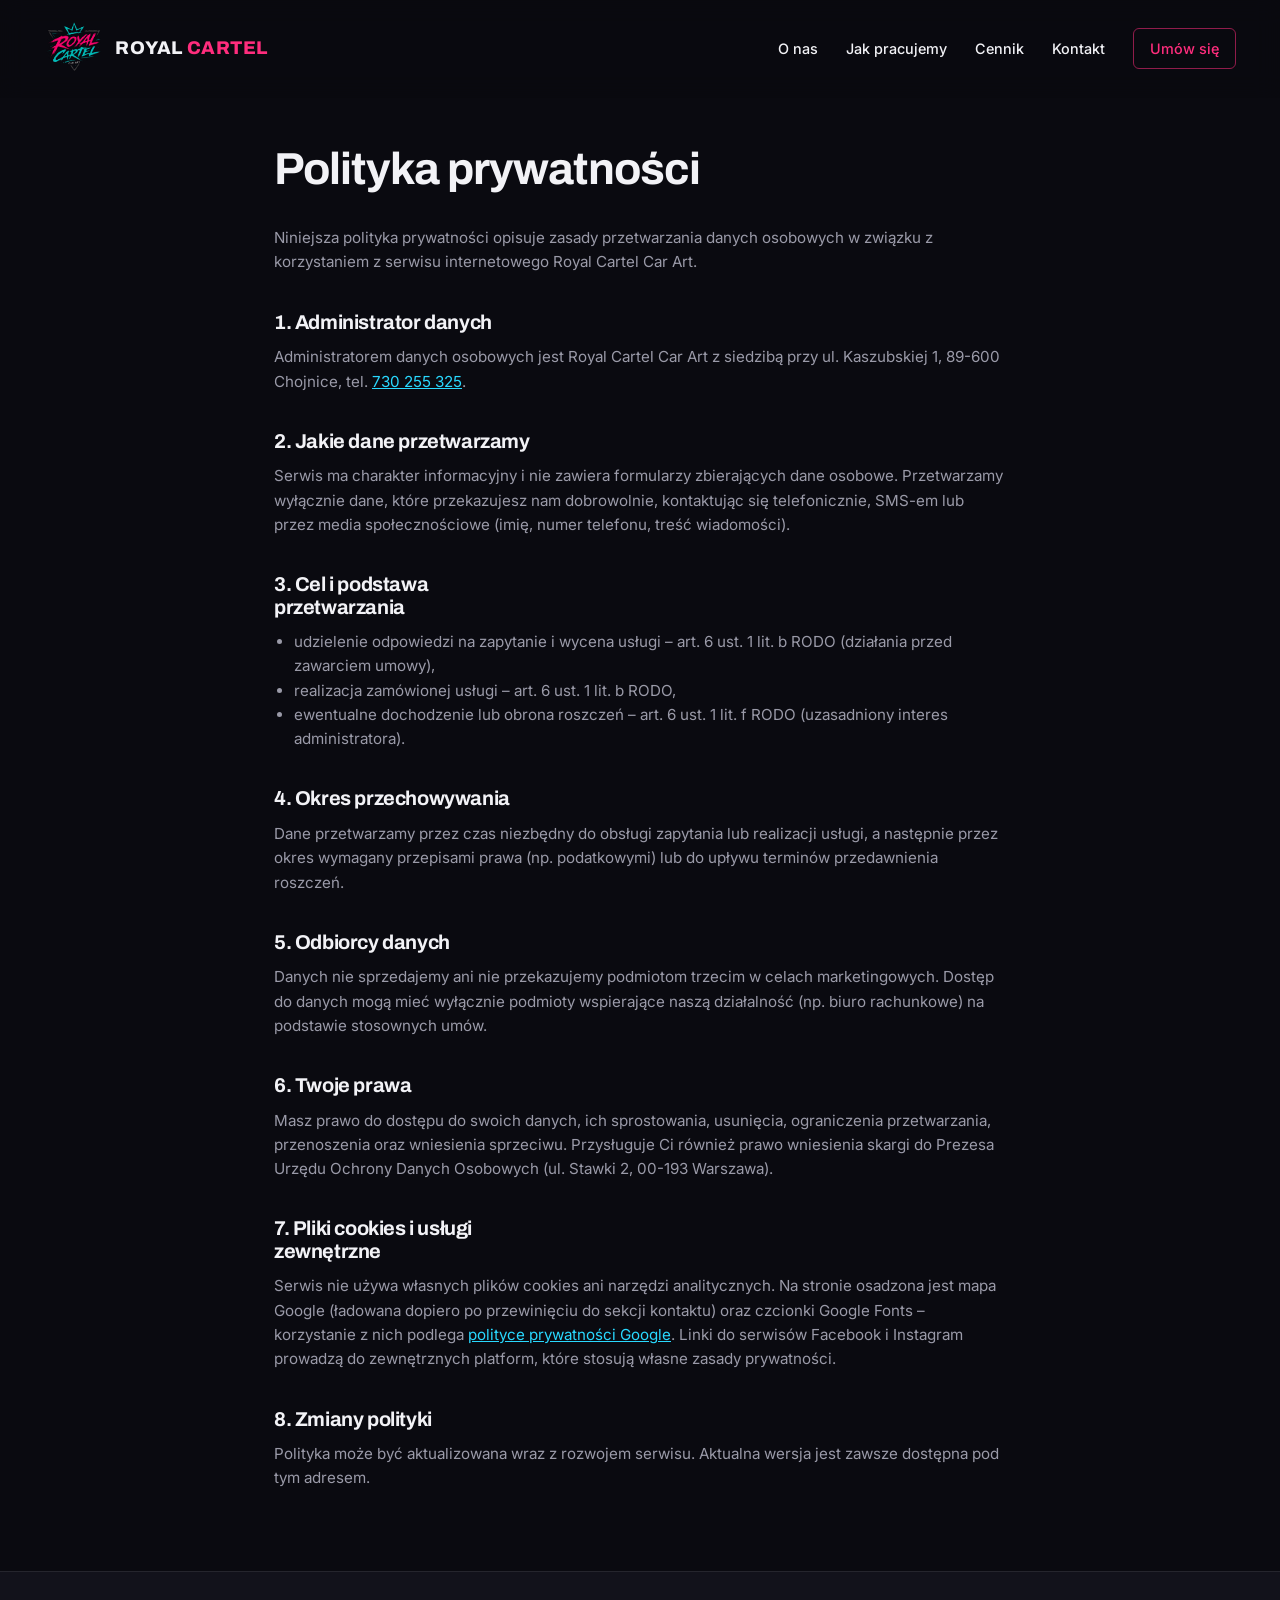
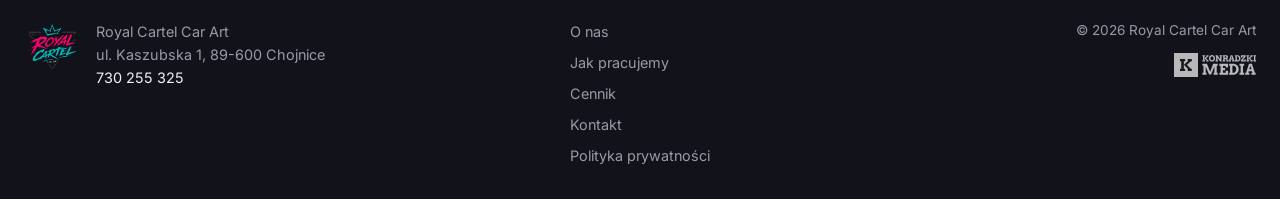
<file: polityka-prywatnosci.html>
<!DOCTYPE html>
<html lang="pl">
<head>
	<meta charset="UTF-8">
	<meta name="viewport" content="width=device-width, initial-scale=1.0">
	<title>Polityka prywatności | Royal Cartel Car Art – Chojnice</title>
	<meta name="description" content="Polityka prywatności serwisu Royal Cartel Car Art w Chojnicach.">
	<meta name="robots" content="index, follow, max-snippet:-1, max-image-preview:large">
	<link rel="canonical" href="https://royalcartelchojnice.pl/polityka-prywatnosci.html">

	<meta property="og:type" content="website">
	<meta property="og:locale" content="pl_PL">
	<meta property="og:site_name" content="Royal Cartel Car Art">
	<meta property="og:title" content="Polityka prywatności | Royal Cartel Car Art">
	<meta property="og:description" content="Polityka prywatności serwisu Royal Cartel Car Art w Chojnicach.">
	<meta property="og:url" content="https://royalcartelchojnice.pl/polityka-prywatnosci.html">
	<meta property="og:image" content="https://royalcartelchojnice.pl/media/og-image.jpg">
	<meta property="og:image:width" content="1200">
	<meta property="og:image:height" content="630">
	<meta property="og:image:alt" content="Royal Cartel Car Art – auto detailing i ręczna myjnia w Chojnicach">
	<meta name="twitter:card" content="summary_large_image">

	<link rel="icon" href="media/favicon.png" type="image/png">
	<link rel="apple-touch-icon" href="media/apple-touch-icon.png">

	<link rel="preconnect" href="https://fonts.googleapis.com">
	<link rel="preconnect" href="https://fonts.gstatic.com" crossorigin>
	<link href="https://fonts.googleapis.com/css2?family=Archivo:wght@600;700;800&family=Inter:wght@400;500;600;700&display=swap" rel="stylesheet">

	<link rel="stylesheet" href="css/style.css">
	<style>
		.prawna { max-width: 780px; margin: 0 auto; padding: 9rem 1.5rem 5rem; }
		.prawna h1 { font-size: clamp(1.9rem, 4vw, 2.8rem); margin-bottom: 2rem; }
		.prawna h2 { font-size: 1.25rem; margin: 2.25rem 0 0.75rem; }
		.prawna p, .prawna li { color: var(--muted); font-size: 0.95rem; }
		.prawna ul { padding-left: 1.25rem; margin-top: 0.5rem; }
		.prawna a { color: var(--accent-2); }
	</style>

	<script type="application/ld+json">
	{
		"@context": "https://schema.org",
		"@graph": [
			{
				"@type": "WebPage",
				"@id": "https://royalcartelchojnice.pl/polityka-prywatnosci.html",
				"url": "https://royalcartelchojnice.pl/polityka-prywatnosci.html",
				"name": "Polityka prywatności | Royal Cartel Car Art",
				"inLanguage": "pl-PL",
				"isPartOf": { "@id": "https://royalcartelchojnice.pl/#strona" },
				"about": { "@id": "https://royalcartelchojnice.pl/#firma" },
				"breadcrumb": { "@id": "https://royalcartelchojnice.pl/polityka-prywatnosci.html#breadcrumb" }
			},
			{
				"@type": "BreadcrumbList",
				"@id": "https://royalcartelchojnice.pl/polityka-prywatnosci.html#breadcrumb",
				"itemListElement": [
					{ "@type": "ListItem", "position": 1, "name": "Strona główna", "item": "https://royalcartelchojnice.pl/" },
					{ "@type": "ListItem", "position": 2, "name": "Polityka prywatności", "item": "https://royalcartelchojnice.pl/polityka-prywatnosci.html" }
				]
			}
		]
	}
	</script>
</head>
<body>

	<header class="nav" id="nav">
		<div class="nav-inner">
			<a href="index.html" class="nav-logo" aria-label="Royal Cartel Car Art – strona główna">
				<img src="media/logo.svg" alt="Logo Royal Cartel Car Art" width="48" height="48">
				<span class="nav-logo-text">Royal <em>Cartel</em></span>
			</a>
			<nav class="nav-links" id="nav-links" aria-label="Nawigacja główna">
				<a href="index.html#o-nas">O nas</a>
				<a href="index.html#jak-pracujemy">Jak pracujemy</a>
				<a href="index.html#cennik">Cennik</a>
				<a href="index.html#kontakt">Kontakt</a>
				<a href="tel:+48730255325" class="nav-cta" aria-label="Umów się – zadzwoń pod 730 255 325">Umów się</a>
			</nav>
			<button class="nav-burger" id="nav-burger" aria-label="Otwórz menu" aria-expanded="false" aria-controls="nav-links">
				<span></span><span></span><span></span>
			</button>
		</div>
	</header>

	<main class="prawna">
		<h1>Polityka prywatności</h1>
		<p>Niniejsza polityka prywatności opisuje zasady przetwarzania danych osobowych w związku z korzystaniem z serwisu internetowego Royal Cartel Car Art.</p>

		<h2>1. Administrator danych</h2>
		<p>Administratorem danych osobowych jest Royal Cartel Car Art z siedzibą przy ul. Kaszubskiej 1, 89-600 Chojnice, tel. <a href="tel:+48730255325">730 255 325</a>.</p>

		<h2>2. Jakie dane przetwarzamy</h2>
		<p>Serwis ma charakter informacyjny i nie zawiera formularzy zbierających dane osobowe. Przetwarzamy wyłącznie dane, które przekazujesz nam dobrowolnie, kontaktując się telefonicznie, SMS-em lub przez media społecznościowe (imię, numer telefonu, treść wiadomości).</p>

		<h2>3. Cel i podstawa przetwarzania</h2>
		<ul>
			<li>udzielenie odpowiedzi na zapytanie i wycena usługi – art. 6 ust. 1 lit. b RODO (działania przed zawarciem umowy),</li>
			<li>realizacja zamówionej usługi – art. 6 ust. 1 lit. b RODO,</li>
			<li>ewentualne dochodzenie lub obrona roszczeń – art. 6 ust. 1 lit. f RODO (uzasadniony interes administratora).</li>
		</ul>

		<h2>4. Okres przechowywania</h2>
		<p>Dane przetwarzamy przez czas niezbędny do obsługi zapytania lub realizacji usługi, a następnie przez okres wymagany przepisami prawa (np. podatkowymi) lub do upływu terminów przedawnienia roszczeń.</p>

		<h2>5. Odbiorcy danych</h2>
		<p>Danych nie sprzedajemy ani nie przekazujemy podmiotom trzecim w celach marketingowych. Dostęp do danych mogą mieć wyłącznie podmioty wspierające naszą działalność (np. biuro rachunkowe) na podstawie stosownych umów.</p>

		<h2>6. Twoje prawa</h2>
		<p>Masz prawo do dostępu do swoich danych, ich sprostowania, usunięcia, ograniczenia przetwarzania, przenoszenia oraz wniesienia sprzeciwu. Przysługuje Ci również prawo wniesienia skargi do Prezesa Urzędu Ochrony Danych Osobowych (ul. Stawki 2, 00-193 Warszawa).</p>

		<h2>7. Pliki cookies i usługi zewnętrzne</h2>
		<p>Serwis nie używa własnych plików cookies ani narzędzi analitycznych. Na stronie osadzona jest mapa Google (ładowana dopiero po przewinięciu do sekcji kontaktu) oraz czcionki Google Fonts – korzystanie z nich podlega <a href="https://policies.google.com/privacy" target="_blank" rel="noopener">polityce prywatności Google</a>. Linki do serwisów Facebook i Instagram prowadzą do zewnętrznych platform, które stosują własne zasady prywatności.</p>

		<h2>8. Zmiany polityki</h2>
		<p>Polityka może być aktualizowana wraz z rozwojem serwisu. Aktualna wersja jest zawsze dostępna pod tym adresem.</p>
	</main>

	<footer class="footer">
		<div class="footer-inner">
			<div class="footer-brand">
				<img src="media/logo.svg" alt="Logo Royal Cartel Car Art" width="56" height="56" loading="lazy">
				<p>Royal Cartel Car Art<br>ul. Kaszubska 1, 89-600 Chojnice<br><a href="tel:+48730255325">730 255 325</a></p>
			</div>
			<div class="footer-links">
				<a href="index.html#o-nas">O nas</a>
				<a href="index.html#jak-pracujemy">Jak pracujemy</a>
				<a href="index.html#cennik">Cennik</a>
				<a href="index.html#kontakt">Kontakt</a>
				<a href="polityka-prywatnosci.html">Polityka prywatności</a>
			</div>
			<div class="footer-meta">
				<p>© <span data-year>2026</span> Royal Cartel Car Art</p>
				<a href="https://konradzkimedia.pl" target="_blank" rel="noopener" class="footer-author" aria-label="Wykonanie strony: KonradzkiMedia">
					<img src="media/logo-konradzkimedia.svg" alt="KonradzkiMedia" width="120" height="24" loading="lazy">
				</a>
			</div>
		</div>
	</footer>

	<script src="js/main.js"></script>
</body>
</html>
</file>
<file: css/style.css>
:root {
	--bg: #0a0a10;
	--surface: #12121b;
	--line: rgba(255, 255, 255, 0.08);
	--off-white: #f2f2f6;
	--accent: #ff2d7d;
	--accent-2: #29d9ff;
	--muted: #9a9aa8;
	--display: 'Archivo', sans-serif;
	--body: 'Inter', sans-serif;
	--ease: cubic-bezier(0.22, 1, 0.36, 1);
}

* {
	margin: 0;
	padding: 0;
	box-sizing: border-box;
}

html {
	scroll-padding-top: 90px;
}

body {
	background: var(--bg);
	color: var(--off-white);
	font-family: var(--body);
	font-size: 1rem;
	line-height: 1.6;
	overflow-x: hidden;
}

img {
	max-width: 100%;
	display: block;
}

a {
	color: inherit;
}

h1, h2, h3 {
	font-family: var(--display);
	font-weight: 700;
	line-height: 1.12;
	letter-spacing: -0.02em;
}

h2 {
	font-size: clamp(1.8rem, 3.6vw, 2.7rem);
	margin-bottom: 1rem;
	max-width: 24ch;
}

.accent {
	color: var(--accent);
}

/* ---------- ekran ładowania ---------- */

.loader {
	position: fixed;
	inset: 0;
	z-index: 200;
	background: var(--bg);
	display: grid;
	place-items: center;
	animation: loader-out 0.45s ease 1.7s forwards;
	pointer-events: none;
}

.loader img {
	width: 150px;
	height: 150px;
	animation: loader-pulse 0.8s ease-in-out 2;
}

@keyframes loader-pulse {
	0%, 100% {
		transform: scale(1);
		filter: drop-shadow(0 0 0 rgba(255, 45, 125, 0));
	}
	50% {
		transform: scale(1.12);
		filter: drop-shadow(0 0 28px rgba(255, 45, 125, 0.55));
	}
}

@keyframes loader-out {
	to {
		opacity: 0;
		visibility: hidden;
	}
}

@media (prefers-reduced-motion: reduce) {
	.loader img {
		animation-name: loader-pulse-fade;
	}
}

@keyframes loader-pulse-fade {
	0%, 100% {
		opacity: 1;
	}
	50% {
		opacity: 0.45;
	}
}

/* ---------- nawigacja ---------- */

.nav {
	position: fixed;
	top: 0;
	left: 0;
	right: 0;
	z-index: 100;
	background: rgba(10, 10, 16, 0.55);
	backdrop-filter: blur(12px);
	-webkit-backdrop-filter: blur(12px);
	border-bottom: 1px solid transparent;
	transition: background 0.35s var(--ease), border-color 0.35s var(--ease);
}

.nav.scrolled {
	background: rgba(8, 8, 13, 0.95);
	border-bottom-color: var(--line);
}

.nav-inner {
	max-width: 1240px;
	margin: 0 auto;
	padding: 1.15rem 1.5rem;
	display: flex;
	align-items: center;
	justify-content: space-between;
	gap: 1rem;
	transition: padding 0.35s var(--ease);
}

.nav.scrolled .nav-inner {
	padding-top: 0.55rem;
	padding-bottom: 0.55rem;
}

.nav-logo {
	display: flex;
	align-items: center;
	gap: 0.7rem;
	text-decoration: none;
}

.nav-logo img {
	width: 60px;
	height: 60px;
	transition: width 0.35s var(--ease), height 0.35s var(--ease);
}

.nav.scrolled .nav-logo img {
	width: 44px;
	height: 44px;
}

.nav-logo-text {
	font-family: var(--display);
	font-weight: 800;
	font-size: 1.15rem;
	text-transform: uppercase;
	letter-spacing: 0.03em;
}

.nav-logo-text em {
	font-style: normal;
	color: var(--accent);
}

.nav-links {
	display: flex;
	align-items: center;
	gap: 1.75rem;
}

.nav-links a {
	text-decoration: none;
	font-size: 0.9rem;
	font-weight: 500;
	color: var(--off-white);
	transition: color 0.25s var(--ease);
}

.nav-links a:hover {
	color: var(--accent);
}

.nav-links a.active {
	color: var(--accent);
}

.nav-cta {
	font-weight: 600;
	border: 1px solid rgba(255, 45, 125, 0.55);
	color: var(--accent) !important;
	padding: 0.5rem 1rem;
	border-radius: 6px;
	transition: background 0.25s var(--ease), color 0.25s var(--ease);
}

.nav-cta:hover {
	background: var(--accent);
	color: var(--bg) !important;
}

.nav-burger {
	display: none;
	flex-direction: column;
	gap: 5px;
	background: none;
	border: 0;
	padding: 8px;
	cursor: pointer;
}

.nav-burger span {
	display: block;
	width: 26px;
	height: 2px;
	background: var(--off-white);
	transition: transform 0.3s var(--ease), opacity 0.3s var(--ease);
}

.nav-burger[aria-expanded="true"] span:nth-child(1) {
	transform: translateY(7px) rotate(45deg);
}

.nav-burger[aria-expanded="true"] span:nth-child(2) {
	opacity: 0;
}

.nav-burger[aria-expanded="true"] span:nth-child(3) {
	transform: translateY(-7px) rotate(-45deg);
}

/* ---------- hero ---------- */

.hero {
	position: relative;
	padding: 11rem 1.5rem 6rem;
	overflow: hidden;
	border-bottom: 1px solid var(--line);
}

.hero-bg {
	position: absolute;
	inset: 0;
	background-image:
		linear-gradient(to right, rgba(10, 10, 16, 0.92) 0%, rgba(10, 10, 16, 0.72) 45%, rgba(10, 10, 16, 0.35) 100%),
		url('../media/hero.webp');
	background-size: cover;
	background-position: center;
	pointer-events: none;
}

.hero-inner {
	position: relative;
	max-width: 1240px;
	margin: 0 auto;
}

.hero-text {
	max-width: 40rem;
}

.hero h1 {
	font-weight: 800;
	font-size: clamp(2.4rem, 5.2vw, 4rem);
	text-transform: uppercase;
	line-height: 1.04;
	letter-spacing: -0.01em;
	margin-bottom: 1.25rem;
}

.hero-lead {
	color: var(--muted);
	font-size: 1.1rem;
	max-width: 32rem;
	margin-bottom: 2rem;
}

.hero-cta {
	display: flex;
	flex-wrap: wrap;
	gap: 1rem;
}

.btn {
	display: inline-block;
	text-decoration: none;
	font-weight: 600;
	font-size: 0.95rem;
	padding: 0.9rem 1.6rem;
	border-radius: 6px;
	transition: transform 0.25s var(--ease), box-shadow 0.25s var(--ease), background 0.25s var(--ease), color 0.25s var(--ease);
}

.btn-accent {
	background: var(--accent);
	color: #fff;
	box-shadow: 0 8px 22px rgba(255, 45, 125, 0.22);
}

.btn-accent:hover {
	transform: translateY(-2px);
	box-shadow: 0 10px 26px rgba(255, 45, 125, 0.32);
}

.btn-ghost {
	border: 1px solid var(--line);
	color: var(--off-white);
}

.btn-ghost:hover {
	border-color: var(--accent-2);
	color: var(--accent-2);
}

.hero-rating {
	display: inline-flex;
	align-items: center;
	gap: 9px;
	margin-top: 1.75rem;
	padding: 9px 16px;
	border: 1px solid var(--line);
	border-radius: 100px;
	background: rgba(10, 10, 16, 0.55);
	backdrop-filter: blur(8px);
	text-decoration: none;
	transition: border-color 0.3s ease, background 0.3s ease;
}

.hero-rating:hover {
	border-color: rgba(255, 45, 125, 0.45);
	background: rgba(10, 10, 16, 0.72);
}

.hero-rating-g {
	flex-shrink: 0;
}

.hero-rating-stars {
	fill: #fbbc05;
}

.hero-rating-score {
	font-size: 14px;
	font-weight: 700;
	color: var(--off-white);
}

.hero-rating-meta {
	font-size: 13px;
	color: var(--muted);
}

/* ---------- countery ---------- */

.counters {
	border-top: 1px solid var(--line);
	border-bottom: 1px solid var(--line);
	background: var(--surface);
}

.counters-inner {
	max-width: 1240px;
	margin: 0 auto;
	padding: 2.5rem 1.5rem;
	display: grid;
	grid-template-columns: repeat(3, 1fr);
	gap: 2rem;
	text-align: center;
}

.counter-num {
	display: block;
	font-family: var(--display);
	font-weight: 800;
	font-size: clamp(2rem, 3.6vw, 2.9rem);
	color: var(--accent);
	line-height: 1;
}

.counter-label {
	font-size: 0.76rem;
	font-weight: 600;
	letter-spacing: 0.18em;
	text-transform: uppercase;
	color: var(--muted);
	margin-top: 0.5rem;
	display: block;
}

/* ---------- sekcje ---------- */

.section {
	padding: 6rem 1.5rem;
}

.section-alt {
	background: var(--surface);
	border-top: 1px solid var(--line);
	border-bottom: 1px solid var(--line);
}

.section-alt .step {
	background: var(--bg);
}

.section-inner {
	max-width: 1240px;
	margin: 0 auto;
}

.section-lead {
	color: var(--muted);
	max-width: 44rem;
	margin-bottom: 3rem;
}

/* ---------- o nas ---------- */

.o-nas-grid {
	display: grid;
	grid-template-columns: 1.1fr 0.9fr;
	gap: 3.5rem;
	align-items: center;
}

.o-nas-text p {
	color: var(--muted);
	margin-bottom: 1rem;
}

.o-nas-features {
	list-style: none;
	margin-top: 2rem;
	display: grid;
	gap: 1.25rem;
}

.o-nas-features li {
	display: flex;
	gap: 1rem;
	align-items: flex-start;
}

.feature-mark {
	flex: none;
	width: 9px;
	height: 9px;
	margin-top: 0.45rem;
	border-radius: 2px;
	background: var(--accent-2);
	transform: rotate(45deg);
}

.o-nas-features strong {
	display: block;
	font-size: 1rem;
}

.o-nas-features span {
	color: var(--muted);
	font-size: 0.92rem;
}

.o-nas-media {
	display: grid;
	place-items: center;
	padding: 3rem;
	border: 1px solid var(--line);
	border-radius: 12px;
	background:
		radial-gradient(circle at 50% 45%, rgba(255, 45, 125, 0.12), transparent 68%),
		var(--surface);
}

.o-nas-media img {
	width: min(100%, 320px);
	height: auto;
}

/* ---------- jak pracujemy ---------- */

.steps {
	list-style: none;
	display: grid;
	grid-template-columns: repeat(4, 1fr);
	gap: 1.25rem;
	margin-top: 2.5rem;
	counter-reset: krok;
}

.step {
	background: var(--surface);
	border: 1px solid var(--line);
	border-radius: 10px;
	padding: 1.75rem 1.5rem;
	position: relative;
	overflow: hidden;
}

.step-num {
	position: absolute;
	top: 0.6rem;
	right: 1rem;
	font-family: var(--display);
	font-weight: 800;
	font-size: 3.2rem;
	line-height: 1;
	color: rgba(255, 45, 125, 0.16);
}

@supports (-webkit-text-stroke: 1px red) {
	.step-num {
		color: transparent;
		-webkit-text-stroke: 1px rgba(255, 45, 125, 0.38);
	}
}

.step h3 {
	font-size: 1.15rem;
	margin: 0 0 0.5rem;
	padding-right: 3.5rem;
}

.step p {
	color: var(--muted);
	font-size: 0.92rem;
}

/* ---------- realizacje ---------- */

.realizacje {
	margin-top: 5rem;
}

.realizacje-title {
	font-size: clamp(1.5rem, 3vw, 2rem);
	margin-bottom: 1.75rem;
}

.realizacje-grid {
	display: grid;
	grid-template-columns: repeat(3, 1fr);
	gap: 1.25rem;
}

.realizacje-grid figure {
	margin: 0;
	overflow: hidden;
	border-radius: 10px;
	border: 1px solid var(--line);
}

.realizacje-grid img {
	width: 100%;
	height: auto;
	aspect-ratio: 4 / 5;
	object-fit: cover;
}

.realizacje-more {
	margin-top: 1.5rem;
	color: var(--muted);
	font-size: 0.95rem;
}

.realizacje-more a {
	color: var(--accent-2);
}

/* ---------- cennik ---------- */

.price-grid {
	display: grid;
	grid-template-columns: repeat(2, 1fr);
	gap: 1.25rem;
}

.price-card {
	background: var(--surface);
	border: 1px solid var(--line);
	border-radius: 12px;
	padding: 2rem 1.75rem;
}

.price-card-featured {
	border-color: rgba(255, 45, 125, 0.45);
}

.price-card h3 {
	font-size: 1.4rem;
}

.price-sub {
	font-size: 0.74rem;
	font-weight: 600;
	letter-spacing: 0.16em;
	text-transform: uppercase;
	color: var(--muted);
	margin-top: 0.35rem;
}

.price-value {
	font-family: var(--display);
	font-weight: 800;
	font-size: 2.1rem;
	letter-spacing: -0.02em;
	color: var(--accent);
	margin: 1.1rem 0 1.25rem;
	line-height: 1;
}

.price-from,
.price-unit {
	font-size: 1rem;
	font-weight: 600;
	color: var(--off-white);
}

.price-to {
	display: block;
	font-family: var(--body);
	font-weight: 400;
	font-size: 0.82rem;
	color: var(--muted);
	margin-top: 0.6rem;
	letter-spacing: 0;
}

.price-card ul {
	list-style: none;
	display: grid;
	gap: 0.5rem;
}

.price-card li {
	color: var(--muted);
	font-size: 0.92rem;
	padding-left: 1.2rem;
	position: relative;
}

.price-card li::before {
	content: "";
	position: absolute;
	left: 0;
	top: 0.55em;
	width: 7px;
	height: 7px;
	border-radius: 2px;
	background: rgba(255, 45, 125, 0.65);
	transform: rotate(45deg);
}

.extra-services {
	margin-top: 3.5rem;
}

.extra-services h3 {
	font-size: clamp(1.3rem, 2.5vw, 1.7rem);
	margin-bottom: 1.5rem;
}

.extra-grid {
	display: grid;
	grid-template-columns: repeat(4, 1fr);
	gap: 1.25rem;
}

.extra-card {
	border: 1px solid var(--line);
	border-radius: 10px;
	padding: 1.5rem 1.4rem;
}

.extra-card h4 {
	font-family: var(--display);
	font-weight: 700;
	font-size: 1.05rem;
	color: var(--off-white);
	margin-bottom: 0.4rem;
}

.extra-card p {
	color: var(--muted);
	font-size: 0.9rem;
}

/* ---------- kontakt ---------- */

.kontakt-grid {
	display: grid;
	grid-template-columns: 0.9fr 1.1fr;
	gap: 3rem;
	margin-top: 2.5rem;
}

.kontakt-info address {
	font-style: normal;
	display: grid;
	gap: 1.75rem;
}

.kontakt-item {
	display: grid;
	gap: 0.35rem;
}

.kontakt-label {
	font-size: 0.72rem;
	font-weight: 600;
	letter-spacing: 0.18em;
	text-transform: uppercase;
	color: var(--muted);
}

.kontakt-value {
	font-size: 1.15rem;
	font-weight: 600;
}

.kontakt-tel {
	font-family: var(--display);
	font-weight: 800;
	font-size: 2rem;
	letter-spacing: -0.01em;
	color: var(--accent);
	text-decoration: none;
}

.kontakt-mail {
	color: var(--off-white);
	text-decoration: none;
}

.kontakt-mail:hover {
	color: var(--accent);
}

.kontakt-social {
	display: flex;
	gap: 0.75rem;
}

.kontakt-social a {
	width: 44px;
	height: 44px;
	border: 1px solid var(--line);
	border-radius: 10px;
	display: flex;
	align-items: center;
	justify-content: center;
	color: var(--off-white);
	transition: border-color 0.25s var(--ease), color 0.25s var(--ease);
}

.kontakt-social a:hover {
	border-color: var(--accent);
	color: var(--accent);
}

.kontakt-map iframe {
	width: 100%;
	height: 380px;
	border: 1px solid var(--line);
	border-radius: 12px;
	display: block;
}

/* ---------- stopka ---------- */

.footer {
	border-top: 1px solid var(--line);
	background: var(--surface);
	padding: 3rem 1.5rem 2rem;
}

.footer-inner {
	max-width: 1240px;
	margin: 0 auto;
	display: grid;
	grid-template-columns: 1fr auto 1fr;
	gap: 2.5rem;
	align-items: start;
}

.footer-brand {
	display: flex;
	gap: 1rem;
	align-items: flex-start;
}

.footer-brand img {
	width: 56px;
	height: 56px;
}

.footer-brand p {
	color: var(--muted);
	font-size: 0.9rem;
}

.footer-brand a {
	color: var(--off-white);
	text-decoration: none;
}

.footer-links {
	display: grid;
	gap: 0.5rem;
}

.footer-links a {
	color: var(--muted);
	text-decoration: none;
	font-size: 0.9rem;
	transition: color 0.25s var(--ease);
}

.footer-links a:hover {
	color: var(--accent);
}

.footer-meta {
	text-align: right;
	color: var(--muted);
	font-size: 0.85rem;
	display: grid;
	gap: 0.75rem;
	justify-items: end;
}

.footer-author img {
	height: 24px;
	width: auto;
	opacity: 0.7;
	transition: opacity 0.25s var(--ease);
}

.footer-author:hover img {
	opacity: 1;
}

/* ---------- widget kontaktu (FAB) ---------- */

.fab-wrapper {
	position: fixed;
	bottom: 30px;
	right: 30px;
	z-index: 90;
	width: 64px;
	height: 64px;
	background: var(--bg);
	border-radius: 12px;
	border: 1px solid var(--accent);
	box-shadow: 0 10px 30px rgba(0, 0, 0, 0.6);
	display: flex;
	flex-direction: column;
	align-items: center;
	justify-content: flex-end;
	transition: height 0.4s cubic-bezier(0.68, -0.55, 0.27, 1.55), border-color 0.3s ease;
	overflow: hidden;
}

.fab-wrapper.is-open {
	height: 428px;
}

.fab-menu {
	display: flex;
	flex-direction: column;
	gap: 12px;
	padding: 20px 0;
	width: 100%;
	align-items: center;
	opacity: 0;
	transition: opacity 0.3s ease;
	pointer-events: none;
}

.fab-wrapper.is-open .fab-menu {
	opacity: 1;
	pointer-events: auto;
	transition-delay: 0.1s;
}

.fab-menu-item {
	width: 44px;
	height: 44px;
	border-radius: 10px;
	border: 1px solid var(--line);
	color: var(--off-white);
	display: flex;
	align-items: center;
	justify-content: center;
	transition: border-color 0.3s ease, color 0.3s ease, transform 0.2s ease;
}

.fab-menu-item:hover {
	border-color: var(--accent);
	color: var(--accent);
	transform: scale(1.06);
}

.fab-btn {
	width: 64px;
	height: 64px;
	flex-shrink: 0;
	border-radius: 12px;
	background: transparent;
	border: none;
	color: var(--accent);
	display: flex;
	align-items: center;
	justify-content: center;
	cursor: pointer;
	position: relative;
}

.fab-btn-icons {
	display: flex;
	gap: 4px;
	align-items: center;
	transition: opacity 0.3s ease, transform 0.4s cubic-bezier(0.68, -0.55, 0.27, 1.55);
}

.fab-btn-close {
	position: absolute;
	top: 50%;
	left: 50%;
	transform: translate(-50%, -50%) scale(0.5) rotate(-45deg);
	opacity: 0;
	transition: opacity 0.3s ease, transform 0.4s cubic-bezier(0.68, -0.55, 0.27, 1.55);
}

.fab-wrapper.is-open .fab-btn-icons {
	opacity: 0;
	transform: scale(0.5) rotate(45deg);
}

.fab-wrapper.is-open .fab-btn-close {
	opacity: 1;
	transform: translate(-50%, -50%) scale(1) rotate(0);
}

/* ---------- responsywność ---------- */

@media (max-width: 1120px) {
	.steps {
		grid-template-columns: repeat(2, 1fr);
	}

	.extra-grid {
		grid-template-columns: repeat(2, 1fr);
	}

	.o-nas-grid {
		grid-template-columns: 1fr;
	}

	.o-nas-media {
		max-width: 520px;
		margin: 0 auto;
	}

	.kontakt-grid {
		grid-template-columns: 1fr;
	}
}

@media (max-width: 900px) {
	.nav-links {
		position: fixed;
		top: 100%;
		left: 0;
		right: 0;
		flex-direction: column;
		align-items: flex-start;
		gap: 0;
		background: #0c0c13;
		border-bottom: 1px solid var(--line);
		padding: 0.5rem 0 1rem;
		transform: translateY(-8px);
		opacity: 0;
		pointer-events: none;
		transition: opacity 0.25s var(--ease), transform 0.25s var(--ease);
	}

	.nav-links.open {
		opacity: 1;
		transform: translateY(0);
		pointer-events: auto;
	}

	.nav-links a {
		padding: 0.85rem 1.5rem;
		width: 100%;
		font-size: 1rem;
	}

	.nav-links .nav-cta {
		width: calc(100% - 3rem);
		margin: 0.5rem 1.5rem 0.25rem;
		text-align: center;
	}

	.nav-burger {
		display: flex;
	}
}

@media (max-width: 720px) {
	.section {
		padding: 4rem 1.25rem;
	}

	.nav-inner {
		padding: 0.85rem 1.25rem;
	}

	.nav-logo img,
	.nav.scrolled .nav-logo img {
		width: 48px;
		height: 48px;
	}

	.nav-logo-text {
		display: none;
	}

	.hero {
		padding: 7.5rem 1.25rem 4rem;
	}

	.hero-bg {
		background-image:
			linear-gradient(to bottom, rgba(10, 10, 16, 0.88) 0%, rgba(10, 10, 16, 0.7) 55%, rgba(10, 10, 16, 0.45) 100%),
			url('../media/hero-mobile.webp');
	}

	.fab-wrapper {
		bottom: 20px;
		right: 20px;
	}

	.counters-inner {
		gap: 1rem;
	}

	.price-grid {
		grid-template-columns: 1fr;
	}

	.realizacje-grid {
		grid-template-columns: repeat(2, 1fr);
	}

	.footer-inner {
		grid-template-columns: 1fr;
	}

	.footer-meta {
		text-align: left;
		justify-items: start;
	}
}

@media (max-width: 480px) {
	.steps {
		grid-template-columns: 1fr;
	}

	.extra-grid {
		grid-template-columns: 1fr;
	}

	.realizacje-grid {
		grid-template-columns: 1fr;
	}

	.kontakt-tel {
		font-size: 1.8rem;
	}
}
</file>
